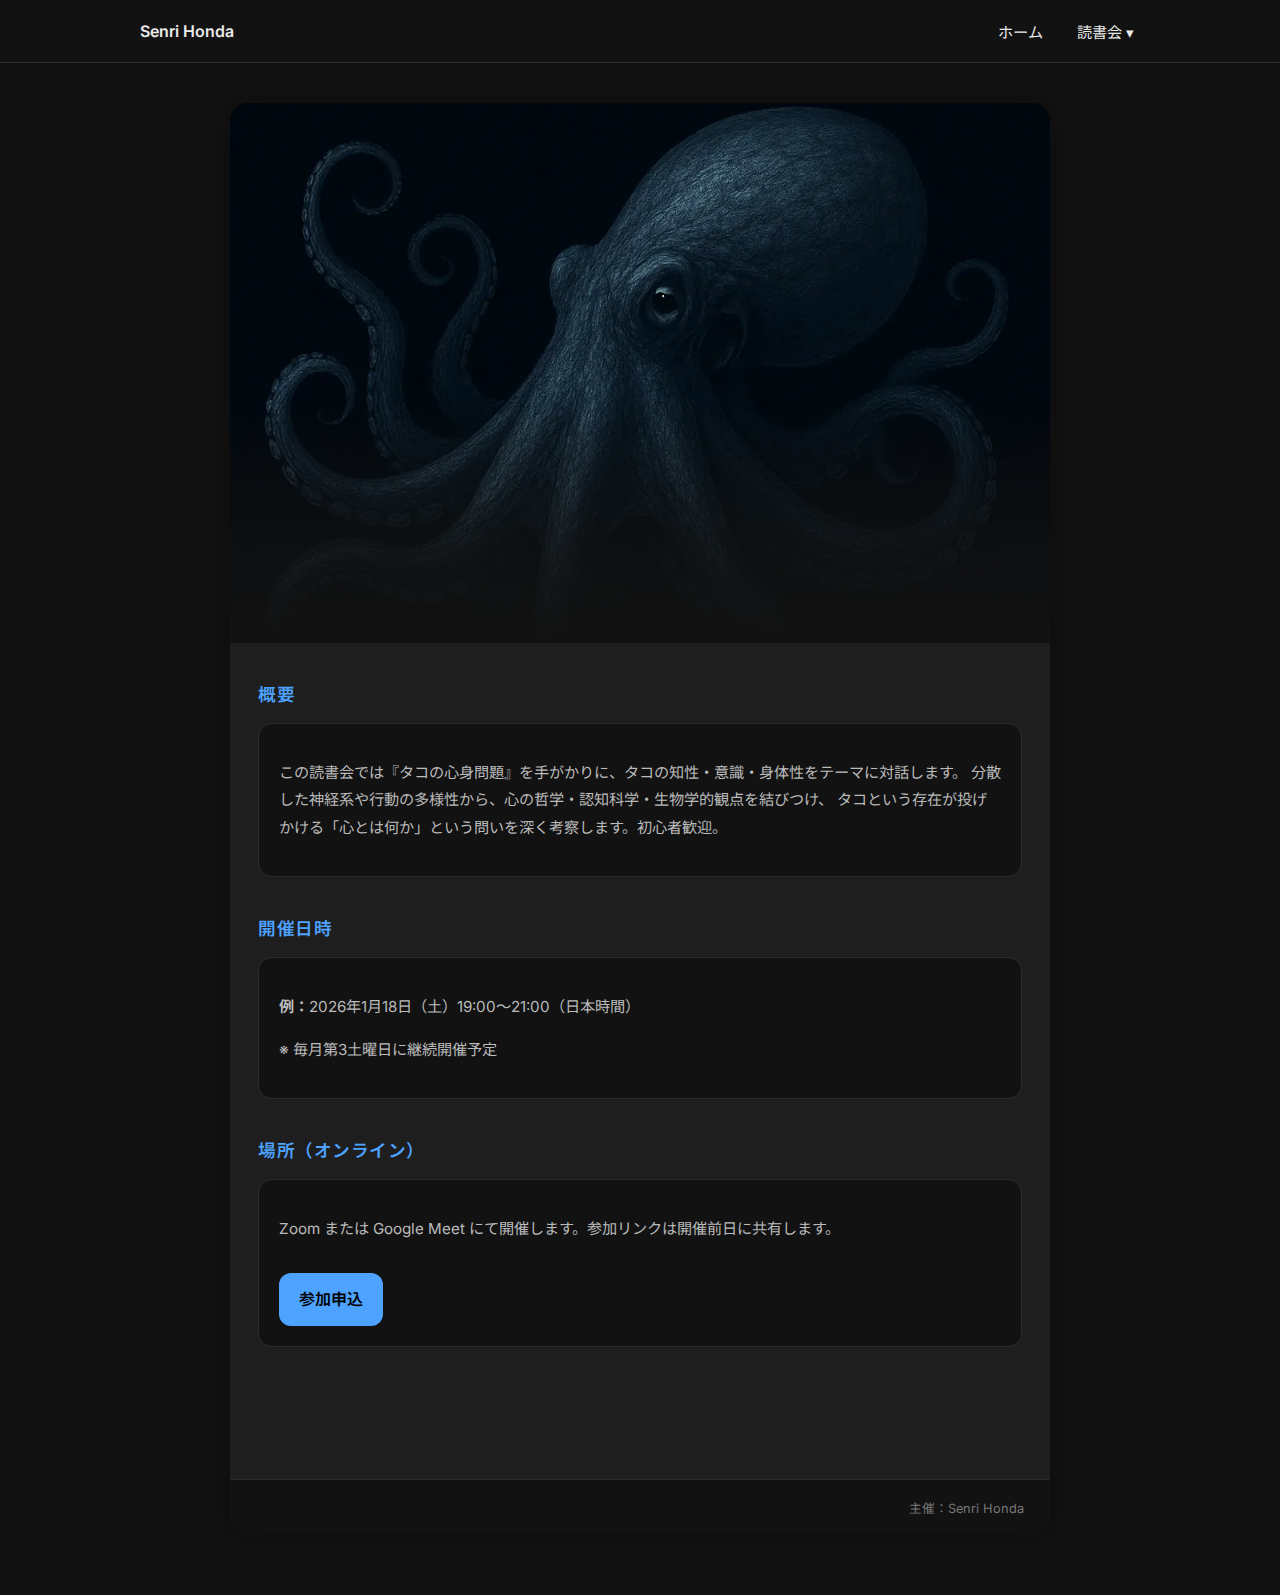
<file: reading/octopus.html>
<!doctype html>
<html lang="ja">
<head>
  <meta charset="utf-8" />
  <meta name="viewport" content="width=device-width,initial-scale=1" />
  <title>タコの心身問題 読書会</title>

  <!-- Google Fonts -->
  <link href="https://fonts.googleapis.com/css2?family=Inter:wght@300;400;600&family=Noto+Sans+JP:wght@300;400;500&display=swap" rel="stylesheet">

  <!-- 共通CSS -->
  <link rel="stylesheet" href="../css/style.css">

  <!-- ページ固有CSS -->
  <style>
    /* ===== Hero ===== */
    .hero {
      position: relative;
      height: 60vh;
      min-height: 380px;
      background: #000;
      overflow: hidden;
    }

    .hero-image {
      width: 100%;
      height: 100%;
      object-fit: cover;
      object-position: center 28%; /* ← 頭が切れにくい */
      opacity: 0;
      transform: scale(1.05);
      filter: blur(10px) brightness(0.6);
      transition:
        opacity 1.8s ease,
        transform 2.4s ease,
        filter 2.2s ease;
    }

    .hero-image.is-visible {
      opacity: 1;
      transform: scale(1);
      filter: blur(0) brightness(1);
    }

    .hero::after {
      content: "";
      position: absolute;
      inset: 0;
      background: linear-gradient(
        to bottom,
        rgba(18,18,18,0) 55%,
        rgba(18,18,18,0.65) 80%,
        rgba(18,18,18,1) 100%
      );
      pointer-events: none;
    }

    /* ===== Content ===== */
    .wrap {
      width: 100%;
      max-width: 820px;
      margin: 40px auto 60px;
      background: #1E1E1E;
      border-radius: 18px;
      overflow: hidden;
      box-shadow: 0 0 25px rgba(0,0,0,0.35);
    }

    .content {
      padding: 36px 28px;
      line-height: 1.8;
    }

    .section {
      margin-bottom: 36px;
    }

    .label {
      font-weight: 600;
      margin-bottom: 12px;
      color: #4DA3FF;
      font-size: 1.1rem;
      letter-spacing: 0.03em;
    }

    .card-box {
      background: #121212;
      border: 1px solid #2c2c2c;
      padding: 20px;
      border-radius: 14px;
    }

    .muted {
      color: #BBBBBB;
      font-size: 0.95rem;
    }

    .cta {
      display: inline-block;
      margin-top: 16px;
      padding: 12px 20px;
      background: #4DA3FF;
      color: #000;
      text-decoration: none;
      font-weight: 600;
      border-radius: 12px;
      transition: transform 0.2s ease, box-shadow 0.2s ease;
    }

    .cta:hover {
      transform: translateY(-2px);
      box-shadow: 0 0 14px rgba(77,163,255,0.4);
    }

    footer.page-footer {
      padding: 18px 26px;
      font-size: 0.8rem;
      color: #777;
      border-top: 1px solid #2c2c2c;
      text-align: right;
      background: #121212;
    }
  </style>
</head>

<body>

  <!-- ===== Navigation Header（共通） ===== -->
  <nav class="site-header">
    <div class="nav-inner">
      <a class="logo" href="../index.html">Senri Honda</a>

      <ul class="nav-menu">
        <li><a href="../index.html">ホーム</a></li>

        <li class="dropdown">
          <span class="dropdown-label">読書会 ▾</span>
          <ul class="dropdown-menu">
            <li><a href="octopus.html">タコの心身問題</a></li>
            <li><a href="ai-philosophy.html">AIと哲学</a></li>
            <li><a href="language.html">言語と意味</a></li>
          </ul>
        </li>
      </ul>
    </div>
  </nav>

  <!-- ===== Page Body ===== -->
  <div class="wrap" role="main">

    <!-- ===== Hero ===== -->
    <div class="hero">
      <img
        src="../images/octopus.webp"
        alt="ミステリアスなタコのイラスト"
        class="hero-image"
        id="heroImage"
        loading="lazy"
        decoding="async">
    </div>

    <!-- ===== Content ===== -->
    <div class="content">

      <div class="section">
        <div class="label">概要</div>
        <div class="card-box">
          <p class="muted">
            この読書会では『タコの心身問題』を手がかりに、タコの知性・意識・身体性をテーマに対話します。
            分散した神経系や行動の多様性から、心の哲学・認知科学・生物学的観点を結びつけ、
            タコという存在が投げかける「心とは何か」という問いを深く考察します。初心者歓迎。
          </p>
        </div>
      </div>

      <div class="section">
        <div class="label">開催日時</div>
        <div class="card-box">
          <p class="muted"><strong>例：</strong>2026年1月18日（土）19:00〜21:00（日本時間）</p>
          <p class="muted">※ 毎月第3土曜日に継続開催予定</p>
        </div>
      </div>

      <div class="section">
        <div class="label">場所（オンライン）</div>
        <div class="card-box">
          <p class="muted">
            Zoom または Google Meet にて開催します。参加リンクは開催前日に共有します。
          </p>
          <a class="cta" href="#">参加申込</a>
        </div>
      </div>

    </div>

    <footer class="page-footer">
      主催：Senri Honda
    </footer>

  </div>

  <!-- ===== Hero Reveal Script ===== -->
  <script>
    const heroImage = document.getElementById("heroImage");

    const observer = new IntersectionObserver(entries => {
      entries.forEach(entry => {
        if (entry.isIntersecting) {
          heroImage.classList.add("is-visible");
          observer.disconnect();
        }
      });
    }, { threshold: 0.3 });

    observer.observe(heroImage);
  </script>

</body>
</html>
</file>
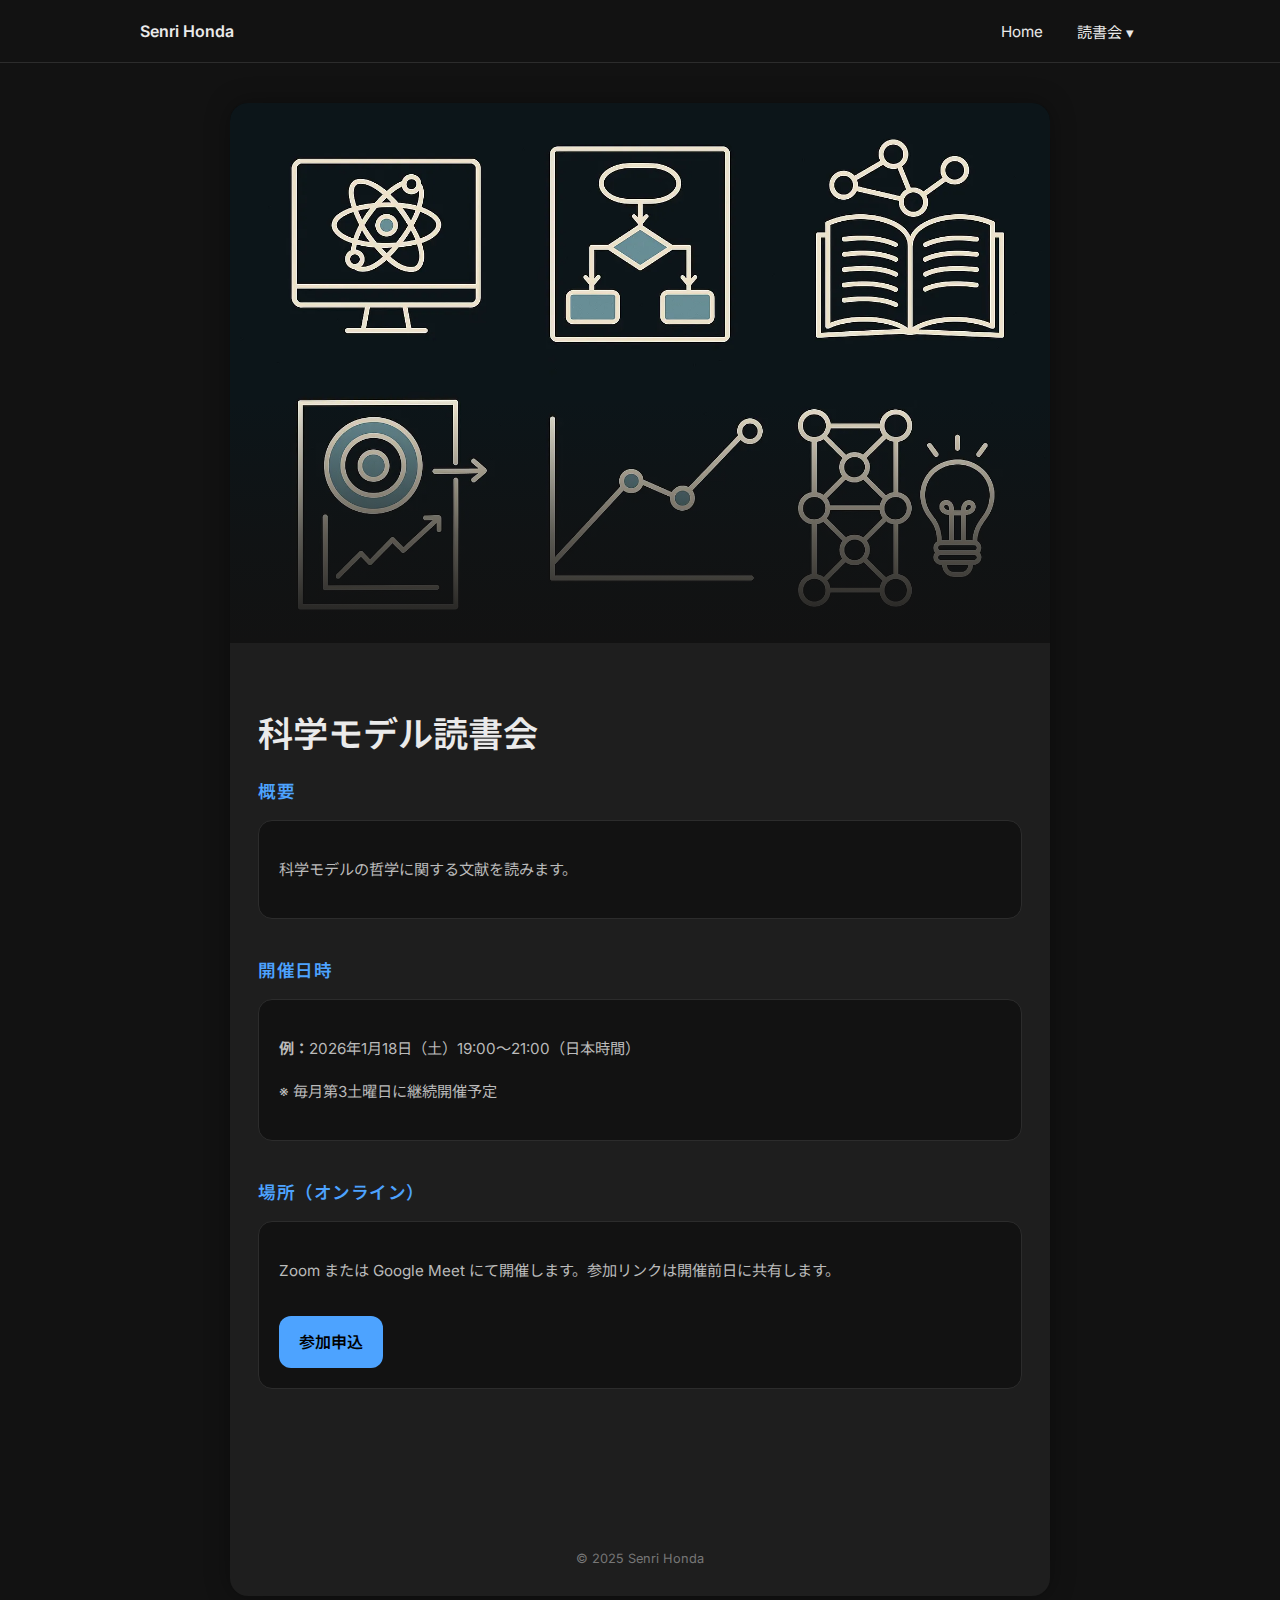
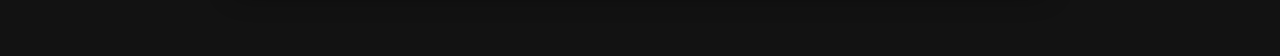
<file: reading/science_model.html>
<!doctype html>
<html lang="ja">
<head>
  <meta charset="utf-8" />
  <meta name="viewport" content="width=device-width,initial-scale=1" />
  <title>科学モデル読書会</title>

  <!-- Google Fonts -->
  <link href="https://fonts.googleapis.com/css2?family=Inter:wght@300;400;600&family=Noto+Sans+JP:wght@300;400;500&display=swap" rel="stylesheet">

  <!-- 共通CSS -->
  <link rel="stylesheet" href="../css/style.css">

  <!-- ページ固有CSS -->
  <style>
    /* ===== Hero ===== */
    .hero {
      position: relative;
      height: 60vh;
      min-height: 380px;
      background: #000;
      overflow: hidden;
    }

    .hero-image {
      width: 100%;
      height: 100%;
      object-fit: cover;
      object-position: center 28%; /* ← 頭が切れにくい */
      opacity: 0;
      transform: scale(1.05);
      filter: blur(10px) brightness(0.6);
      transition:
        opacity 1.8s ease,
        transform 2.4s ease,
        filter 2.2s ease;
    }

    .hero-image.is-visible {
      opacity: 1;
      transform: scale(1);
      filter: blur(0) brightness(1);
    }

    .hero::after {
      content: "";
      position: absolute;
      inset: 0;
      background: linear-gradient(
        to bottom,
        rgba(18,18,18,0) 55%,
        rgba(18,18,18,0.65) 80%,
        rgba(18,18,18,1) 100%
      );
      pointer-events: none;
    }

    /* ===== Content ===== */
    .wrap {
      width: 100%;
      max-width: 820px;
      margin: 40px auto 60px;
      background: #1E1E1E;
      border-radius: 18px;
      overflow: hidden;
      box-shadow: 0 0 25px rgba(0,0,0,0.35);
    }

    .content {
      padding: 36px 28px;
      line-height: 1.8;
    }

    .section {
      margin-bottom: 36px;
    }

    .label {
      font-weight: 600;
      margin-bottom: 12px;
      color: #4DA3FF;
      font-size: 1.1rem;
      letter-spacing: 0.03em;
    }

    .card-box {
      background: #121212;
      border: 1px solid #2c2c2c;
      padding: 20px;
      border-radius: 14px;
    }

    .muted {
      color: #BBBBBB;
      font-size: 0.95rem;
    }

    .cta {
      display: inline-block;
      margin-top: 16px;
      padding: 12px 20px;
      background: #4DA3FF;
      color: #000;
      text-decoration: none;
      font-weight: 600;
      border-radius: 12px;
      transition: transform 0.2s ease, box-shadow 0.2s ease;
    }

    .cta:hover {
      transform: translateY(-2px);
      box-shadow: 0 0 14px rgba(77,163,255,0.4);
    }

    footer.page-footer {
      padding: 18px 26px;
      font-size: 0.8rem;
      color: #777;
      border-top: 1px solid #2c2c2c;
      text-align: right;
      background: #121212;
    }
  </style>
</head>

<body>

  <!-- ===== Navigation Header（共通） ===== -->
  <div id="site-header"></div>

  <!-- ===== Page Body ===== -->
  <div class="wrap" role="main">

    <!-- ===== Hero ===== -->
    <div class="hero">
      <img
        src="../images/science_model.webp"
        alt="科学モデル"
        class="hero-image"
        id="heroImage"
        loading="lazy"
        decoding="async">
    </div>

    <!-- ===== Content ===== -->
    <div class="content">

      <!-- ===== Page Title ===== -->
      <div class="page-title">
        <h1>科学モデル読書会</h1>
      </div>
      <div class="section">
        <div class="label">概要</div>
        <div class="card-box">
          <p class="muted">
            科学モデルの哲学に関する文献を読みます。
          </p>
        </div>
      </div>

      <div class="section">
        <div class="label">開催日時</div>
        <div class="card-box">
          <p class="muted"><strong>例：</strong>2026年1月18日（土）19:00〜21:00（日本時間）</p>
          <p class="muted">※ 毎月第3土曜日に継続開催予定</p>
        </div>
      </div>

      <div class="section">
        <div class="label">場所（オンライン）</div>
        <div class="card-box">
          <p class="muted">
            Zoom または Google Meet にて開催します。参加リンクは開催前日に共有します。
          </p>
          <a class="cta" href="#">参加申込</a>
        </div>
      </div>

    </div>

    <div id="site-footer"></div>
    
    <script src="../js/include.js"></script>

  </div>

  <!-- ===== Hero Reveal Script ===== -->
  <script>
    const heroImage = document.getElementById("heroImage");

    const observer = new IntersectionObserver(entries => {
      entries.forEach(entry => {
        if (entry.isIntersecting) {
          heroImage.classList.add("is-visible");
          observer.disconnect();
        }
      });
    }, { threshold: 0.3 });

    observer.observe(heroImage);
  </script>

</body>
</html>
</file>
<file: css/style.css>
/* ===== Base ===== */
body {
  margin: 0;
  padding: 0;
  background: #121212;
  font-family: 'Inter', 'Noto Sans JP', sans-serif;
  color: #EAEAEA;
  min-height: 100vh;
}

/* ===== Header Navigation ===== */
.site-header {
  width: 100%;
  background: #121212;
  border-bottom: 1px solid #2c2c2c;
  position: sticky;
  top: 0;
  z-index: 1000;
}

.nav-inner {
  max-width: 1000px;
  margin: 0 auto;
  padding: 14px 20px;
  display: flex;
  align-items: center;
  justify-content: space-between;
}

.logo {
  font-weight: 600;
  color: #EAEAEA;
  text-decoration: none;
}

.nav-menu {
  list-style: none;
  display: flex;
  gap: 28px;
  margin: 0;
  padding: 0;
  align-items: center;
}

.nav-menu a,
.dropdown-label {
  color: #EAEAEA;
  text-decoration: none;
  font-size: 0.95rem;
  cursor: pointer;
}

/* ===== Dropdown ===== */
.dropdown {
  position: relative;
}

.dropdown-label {
  padding: 6px 6px;
  display: inline-block;
}

/* ▼ メニュー本体 */
.dropdown-menu {
  position: absolute;
  top: 100%;
  left: 0;
  min-width: 200px;

  background: #1E1E1E;
  border: 1px solid #2c2c2c;
  border-radius: 12px;

  list-style: none;
  padding: 8px 0;
  margin: 0;

  opacity: 0;
  visibility: hidden;
  transform: translateY(-4px);
  transition: opacity 0.2s ease, transform 0.2s ease;

  z-index: 1001;
}

/* ★ 親 hover 中は常に表示 */
.dropdown:hover .dropdown-menu,
.dropdown-menu:hover {
  opacity: 1;
  visibility: visible;
  transform: translateY(0);
}

/* メニュー項目 */
.dropdown-menu li a {
  display: block;
  padding: 10px 16px;
  font-size: 0.9rem;
  color: #EAEAEA;
  text-decoration: none;
  white-space: nowrap;
}

.dropdown-menu li a:hover {
  background: #2a2a2a;
  color: #4DA3FF;
}

/* ===== Main Header ===== */
header {
  margin-top: 40px;
  text-align: center;
  animation: fadeIn 1.2s ease;
}

h1 {
  font-weight: 600;
  font-size: 2.2rem;
  margin-bottom: 10px;
}

.subtitle {
  font-size: 1rem;
  color: #BBBBBB;
  margin-bottom: 40px;
}

/* ===== Intro ===== */
.intro {
  width: 90%;
  max-width: 650px;
  margin: 0 auto;
  background: #1E1E1E;
  padding: 30px;
  border-radius: 14px;
  line-height: 1.8;
  box-shadow: 0 0 20px rgba(0,0,0,0.3);
  animation: fadeIn 1.4s ease;
}

.react-message {
  margin-top: 20px;
  font-size: 0.9rem;
  color: #9BCBFF;
}

/* ===== Links ===== */
.links {
  margin: 35px auto 0;
  width: 90%;
  max-width: 650px;
  display: grid;
  gap: 15px;
}

.card {
  display: block;
  padding: 18px 22px;
  border-radius: 12px;
  text-decoration: none;
  background: #1E1E1E;
  color: #EAEAEA;
  border: 1px solid #2c2c2c;
  font-size: 1.05rem;
  transition: all 0.25s ease;
}

.card:hover {
  border-color: #4DA3FF;
  color: #4DA3FF;
  transform: translateY(-3px);
  box-shadow: 0 0 15px rgba(77,163,255,0.35);
}

/* ===== Footer ===== */
footer {
  margin-top: 60px;
  padding: 30px 0;
  font-size: 0.8rem;
  color: #777;
  text-align: center;
}

/* ===== Animation ===== */
@keyframes fadeIn {
  from {
    opacity: 0;
    transform: translateY(10px);
  }
  to {
    opacity: 1;
    transform: translateY(0);
  }
}
</file>
